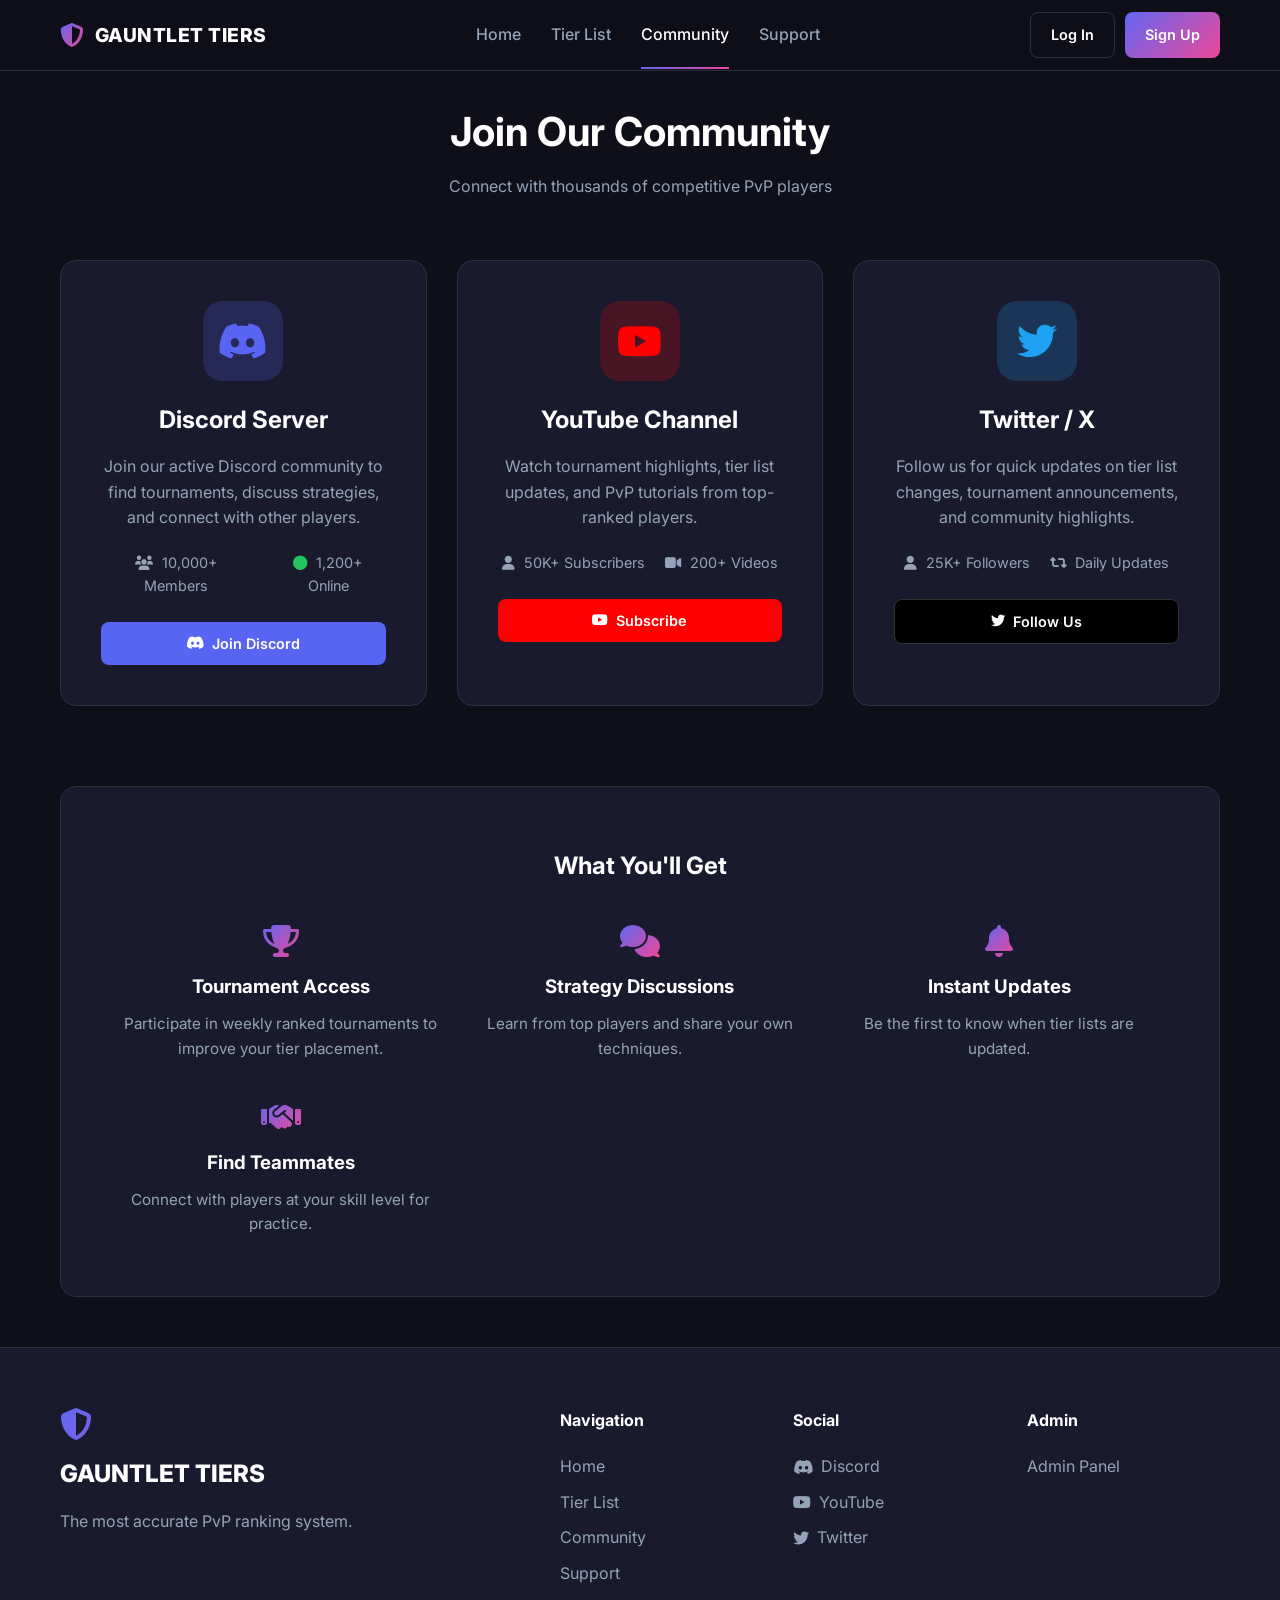
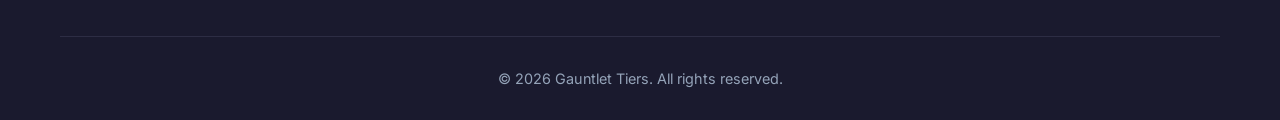
<file: community.html>
<!DOCTYPE html>
<html lang="en">
<head>
    <meta charset="UTF-8">
    <meta name="viewport" content="width=device-width, initial-scale=1.0">
    <title>Community - Gauntlet Tiers</title>
    <link rel="stylesheet" href="css/style.css">
    <link rel="preconnect" href="https://fonts.googleapis.com">
    <link rel="preconnect" href="https://fonts.gstatic.com" crossorigin>
    <link href="https://fonts.googleapis.com/css2?family=Inter:wght@300;400;500;600;700;800;900&display=swap" rel="stylesheet">
    <link rel="stylesheet" href="https://cdnjs.cloudflare.com/ajax/libs/font-awesome/6.4.0/css/all.min.css">
</head>
<body>
    <!-- Navigation -->
    <nav class="navbar">
        <div class="nav-container">
            <a href="index.html" class="nav-logo">
                <i class="fas fa-shield-alt"></i>
                <span>GAUNTLET TIERS</span>
            </a>
            <ul class="nav-menu">
                <li><a href="index.html" class="nav-link">Home</a></li>
                <li><a href="tierlist.html" class="nav-link">Tier List</a></li>
                <li><a href="community.html" class="nav-link active">Community</a></li>
                <li><a href="support.html" class="nav-link">Support</a></li>
            </ul>
            <div class="nav-auth">
                <a href="login.html" class="btn btn-outline">Log In</a>
                <a href="signup.html" class="btn btn-primary">Sign Up</a>
            </div>
            <div class="hamburger">
                <span class="bar"></span>
                <span class="bar"></span>
                <span class="bar"></span>
            </div>
        </div>
    </nav>

    <!-- Community Section -->
    <section class="community-section">
        <div class="container">
            <div class="community-header">
                <h1>Join Our Community</h1>
                <p>Connect with thousands of competitive PvP players</p>
            </div>

            <div class="community-grid">
                <div class="community-card discord-card">
                    <div class="community-icon">
                        <i class="fab fa-discord"></i>
                    </div>
                    <h2>Discord Server</h2>
                    <p>Join our active Discord community to find tournaments, discuss strategies, and connect with other players.</p>
                    <div class="community-stats">
                        <span><i class="fas fa-users"></i> 10,000+ Members</span>
                        <span><i class="fas fa-circle online"></i> 1,200+ Online</span>
                    </div>
                    <a href="https://discord.gg/gauntlettiers" target="_blank" class="btn btn-discord btn-full">
                        <i class="fab fa-discord"></i> Join Discord
                    </a>
                </div>

                <div class="community-card youtube-card">
                    <div class="community-icon">
                        <i class="fab fa-youtube"></i>
                    </div>
                    <h2>YouTube Channel</h2>
                    <p>Watch tournament highlights, tier list updates, and PvP tutorials from top-ranked players.</p>
                    <div class="community-stats">
                        <span><i class="fas fa-user"></i> 50K+ Subscribers</span>
                        <span><i class="fas fa-video"></i> 200+ Videos</span>
                    </div>
                    <a href="https://youtube.com/@gauntlettiers" target="_blank" class="btn btn-youtube btn-full">
                        <i class="fab fa-youtube"></i> Subscribe
                    </a>
                </div>

                <div class="community-card twitter-card">
                    <div class="community-icon">
                        <i class="fab fa-twitter"></i>
                    </div>
                    <h2>Twitter / X</h2>
                    <p>Follow us for quick updates on tier list changes, tournament announcements, and community highlights.</p>
                    <div class="community-stats">
                        <span><i class="fas fa-user"></i> 25K+ Followers</span>
                        <span><i class="fas fa-retweet"></i> Daily Updates</span>
                    </div>
                    <a href="https://twitter.com/gauntlettiers" target="_blank" class="btn btn-twitter btn-full">
                        <i class="fab fa-twitter"></i> Follow Us
                    </a>
                </div>
            </div>

            <div class="community-features">
                <h2>What You'll Get</h2>
                <div class="features-list">
                    <div class="feature-item">
                        <i class="fas fa-trophy"></i>
                        <h3>Tournament Access</h3>
                        <p>Participate in weekly ranked tournaments to improve your tier placement.</p>
                    </div>
                    <div class="feature-item">
                        <i class="fas fa-comments"></i>
                        <h3>Strategy Discussions</h3>
                        <p>Learn from top players and share your own techniques.</p>
                    </div>
                    <div class="feature-item">
                        <i class="fas fa-bell"></i>
                        <h3>Instant Updates</h3>
                        <p>Be the first to know when tier lists are updated.</p>
                    </div>
                    <div class="feature-item">
                        <i class="fas fa-handshake"></i>
                        <h3>Find Teammates</h3>
                        <p>Connect with players at your skill level for practice.</p>
                    </div>
                </div>
            </div>
        </div>
    </section>

    <!-- Footer -->
    <footer class="footer">
        <div class="container">
            <div class="footer-content">
                <div class="footer-brand">
                    <i class="fas fa-shield-alt"></i>
                    <span>GAUNTLET TIERS</span>
                    <p>The most accurate PvP ranking system.</p>
                </div>
                <div class="footer-links">
                    <div class="footer-column">
                        <h4>Navigation</h4>
                        <ul>
                            <li><a href="index.html">Home</a></li>
                            <li><a href="tierlist.html">Tier List</a></li>
                            <li><a href="community.html">Community</a></li>
                            <li><a href="support.html">Support</a></li>
                        </ul>
                    </div>
                    <div class="footer-column">
                        <h4>Social</h4>
                        <ul>
                            <li><a href="https://discord.gg/gauntlettiers" target="_blank"><i class="fab fa-discord"></i> Discord</a></li>
                            <li><a href="https://youtube.com/@gauntlettiers" target="_blank"><i class="fab fa-youtube"></i> YouTube</a></li>
                            <li><a href="https://twitter.com/gauntlettiers" target="_blank"><i class="fab fa-twitter"></i> Twitter</a></li>
                        </ul>
                    </div>
                    <div class="footer-column">
                        <h4>Admin</h4>
                        <ul>
                            <li><a href="admin.html">Admin Panel</a></li>
                        </ul>
                    </div>
                </div>
            </div>
            <div class="footer-bottom">
                <p>&copy; 2026 Gauntlet Tiers. All rights reserved.</p>
            </div>
        </div>
    </footer>

    <script src="js/main.js"></script>
</body>
</html>
</file>
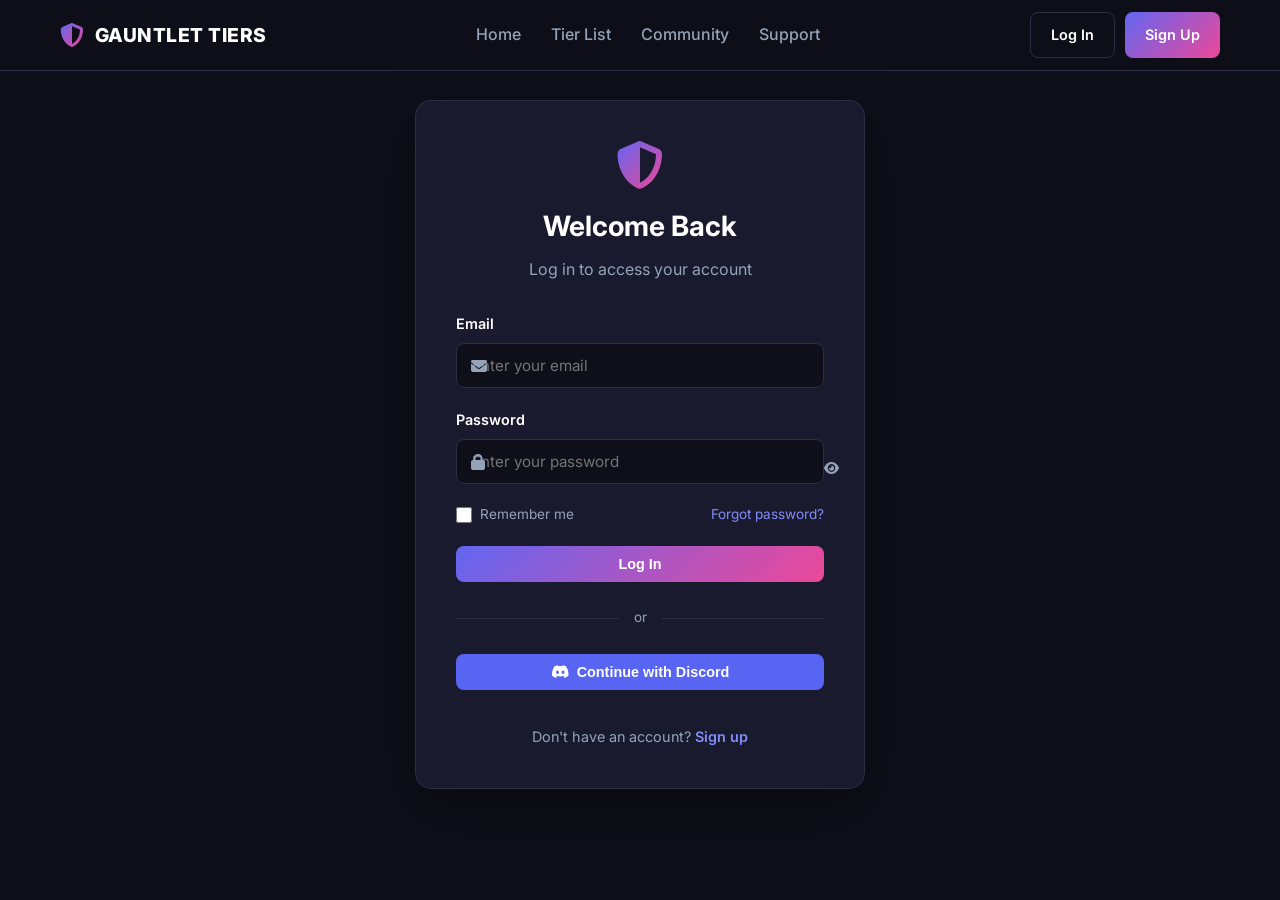
<file: login.html>
<!DOCTYPE html>
<html lang="en">
<head>
    <meta charset="UTF-8">
    <meta name="viewport" content="width=device-width, initial-scale=1.0">
    <title>Log In - Gauntlet Tiers</title>
    <link rel="stylesheet" href="css/style.css">
    <link rel="preconnect" href="https://fonts.googleapis.com">
    <link rel="preconnect" href="https://fonts.gstatic.com" crossorigin>
    <link href="https://fonts.googleapis.com/css2?family=Inter:wght@300;400;500;600;700;800;900&display=swap" rel="stylesheet">
    <link rel="stylesheet" href="https://cdnjs.cloudflare.com/ajax/libs/font-awesome/6.4.0/css/all.min.css">
</head>
<body class="auth-page">
    <!-- Navigation -->
    <nav class="navbar">
        <div class="nav-container">
            <a href="index.html" class="nav-logo">
                <i class="fas fa-shield-alt"></i>
                <span>GAUNTLET TIERS</span>
            </a>
            <ul class="nav-menu">
                <li><a href="index.html" class="nav-link">Home</a></li>
                <li><a href="tierlist.html" class="nav-link">Tier List</a></li>
                <li><a href="community.html" class="nav-link">Community</a></li>
                <li><a href="support.html" class="nav-link">Support</a></li>
            </ul>
            <div class="nav-auth">
                <a href="login.html" class="btn btn-outline active">Log In</a>
                <a href="signup.html" class="btn btn-primary">Sign Up</a>
            </div>
            <div class="hamburger">
                <span class="bar"></span>
                <span class="bar"></span>
                <span class="bar"></span>
            </div>
        </div>
    </nav>

    <!-- Auth Section -->
    <section class="auth-section">
        <div class="auth-container">
            <div class="auth-box">
                <div class="auth-header">
                    <i class="fas fa-shield-alt"></i>
                    <h1>Welcome Back</h1>
                    <p>Log in to access your account</p>
                </div>
                <form class="auth-form" id="login-form">
                    <div class="form-group">
                        <label for="email">Email</label>
                        <div class="input-group">
                            <i class="fas fa-envelope"></i>
                            <input type="email" id="email" name="email" placeholder="Enter your email" required>
                        </div>
                    </div>
                    <div class="form-group">
                        <label for="password">Password</label>
                        <div class="input-group">
                            <i class="fas fa-lock"></i>
                            <input type="password" id="password" name="password" placeholder="Enter your password" required>
                            <button type="button" class="toggle-password" onclick="togglePassword('password')">
                                <i class="fas fa-eye"></i>
                            </button>
                        </div>
                    </div>
                    <div class="form-options">
                        <label class="checkbox-label">
                            <input type="checkbox" name="remember">
                            <span>Remember me</span>
                        </label>
                        <a href="#" class="forgot-password">Forgot password?</a>
                    </div>
                    <button type="submit" class="btn btn-primary btn-full">Log In</button>
                </form>
                <div class="auth-divider">
                    <span>or</span>
                </div>
                <div class="social-auth">
                    <button class="btn btn-social btn-discord">
                        <i class="fab fa-discord"></i> Continue with Discord
                    </button>
                </div>
                <div class="auth-footer">
                    <p>Don't have an account? <a href="signup.html">Sign up</a></p>
                </div>
            </div>
        </div>
    </section>

    <script src="js/main.js"></script>
    <script src="js/auth.js"></script>
</body>
</html>
</file>
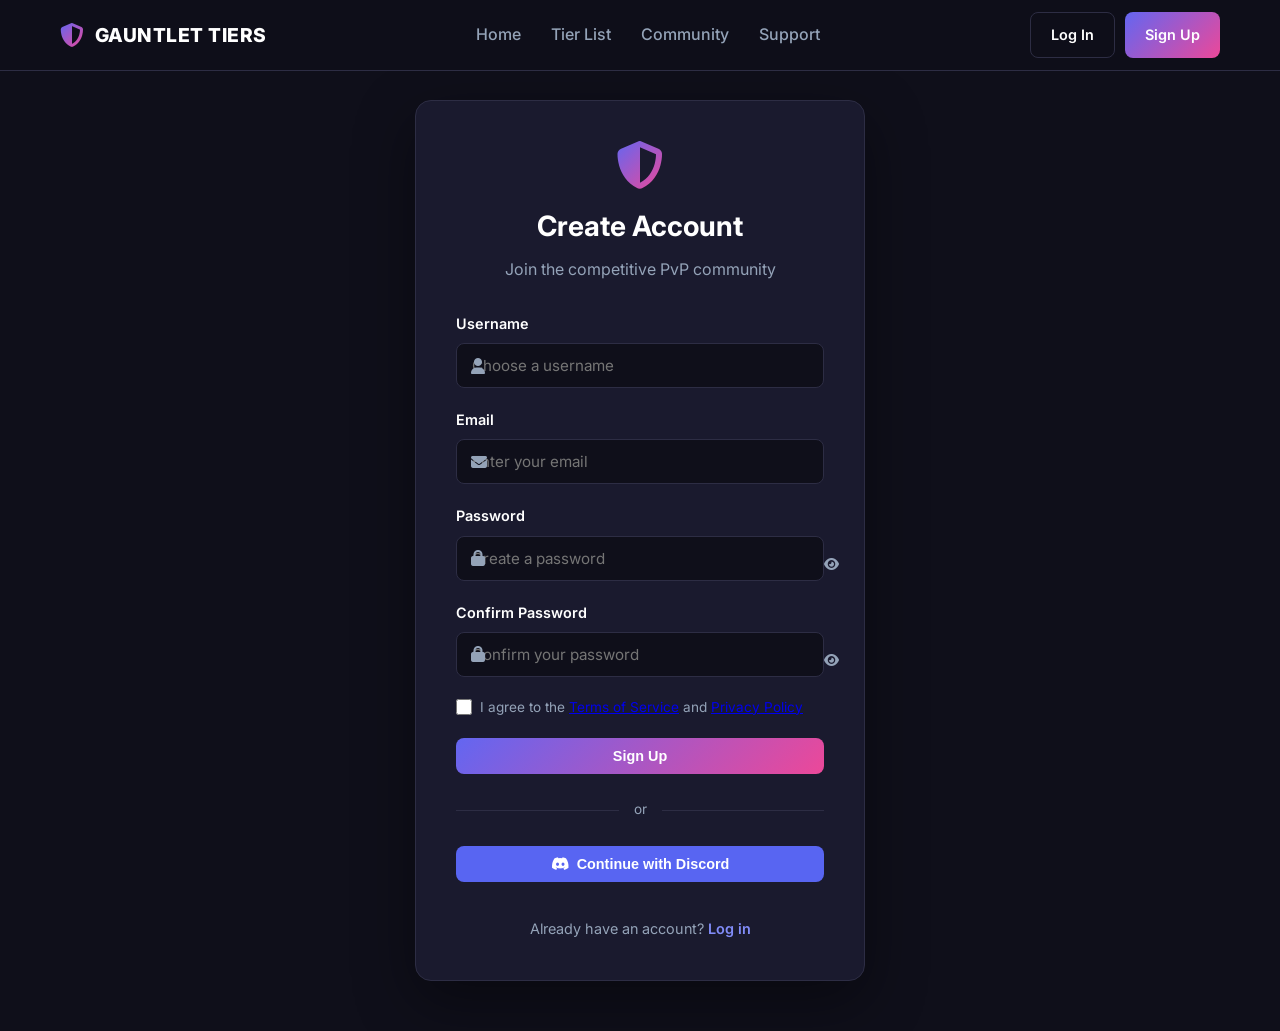
<file: signup.html>
<!DOCTYPE html>
<html lang="en">
<head>
    <meta charset="UTF-8">
    <meta name="viewport" content="width=device-width, initial-scale=1.0">
    <title>Sign Up - Gauntlet Tiers</title>
    <link rel="stylesheet" href="css/style.css">
    <link rel="preconnect" href="https://fonts.googleapis.com">
    <link rel="preconnect" href="https://fonts.gstatic.com" crossorigin>
    <link href="https://fonts.googleapis.com/css2?family=Inter:wght@300;400;500;600;700;800;900&display=swap" rel="stylesheet">
    <link rel="stylesheet" href="https://cdnjs.cloudflare.com/ajax/libs/font-awesome/6.4.0/css/all.min.css">
</head>
<body class="auth-page">
    <!-- Navigation -->
    <nav class="navbar">
        <div class="nav-container">
            <a href="index.html" class="nav-logo">
                <i class="fas fa-shield-alt"></i>
                <span>GAUNTLET TIERS</span>
            </a>
            <ul class="nav-menu">
                <li><a href="index.html" class="nav-link">Home</a></li>
                <li><a href="tierlist.html" class="nav-link">Tier List</a></li>
                <li><a href="community.html" class="nav-link">Community</a></li>
                <li><a href="support.html" class="nav-link">Support</a></li>
            </ul>
            <div class="nav-auth">
                <a href="login.html" class="btn btn-outline">Log In</a>
                <a href="signup.html" class="btn btn-primary active">Sign Up</a>
            </div>
            <div class="hamburger">
                <span class="bar"></span>
                <span class="bar"></span>
                <span class="bar"></span>
            </div>
        </div>
    </nav>

    <!-- Auth Section -->
    <section class="auth-section">
        <div class="auth-container">
            <div class="auth-box">
                <div class="auth-header">
                    <i class="fas fa-shield-alt"></i>
                    <h1>Create Account</h1>
                    <p>Join the competitive PvP community</p>
                </div>
                <form class="auth-form" id="signup-form">
                    <div class="form-group">
                        <label for="username">Username</label>
                        <div class="input-group">
                            <i class="fas fa-user"></i>
                            <input type="text" id="username" name="username" placeholder="Choose a username" required>
                        </div>
                    </div>
                    <div class="form-group">
                        <label for="email">Email</label>
                        <div class="input-group">
                            <i class="fas fa-envelope"></i>
                            <input type="email" id="email" name="email" placeholder="Enter your email" required>
                        </div>
                    </div>
                    <div class="form-group">
                        <label for="password">Password</label>
                        <div class="input-group">
                            <i class="fas fa-lock"></i>
                            <input type="password" id="password" name="password" placeholder="Create a password" required>
                            <button type="button" class="toggle-password" onclick="togglePassword('password')">
                                <i class="fas fa-eye"></i>
                            </button>
                        </div>
                    </div>
                    <div class="form-group">
                        <label for="confirm-password">Confirm Password</label>
                        <div class="input-group">
                            <i class="fas fa-lock"></i>
                            <input type="password" id="confirm-password" name="confirm-password" placeholder="Confirm your password" required>
                            <button type="button" class="toggle-password" onclick="togglePassword('confirm-password')">
                                <i class="fas fa-eye"></i>
                            </button>
                        </div>
                    </div>
                    <div class="form-options">
                        <label class="checkbox-label">
                            <input type="checkbox" name="terms" required>
                            <span>I agree to the <a href="#">Terms of Service</a> and <a href="#">Privacy Policy</a></span>
                        </label>
                    </div>
                    <button type="submit" class="btn btn-primary btn-full">Sign Up</button>
                </form>
                <div class="auth-divider">
                    <span>or</span>
                </div>
                <div class="social-auth">
                    <button class="btn btn-social btn-discord">
                        <i class="fab fa-discord"></i> Continue with Discord
                    </button>
                </div>
                <div class="auth-footer">
                    <p>Already have an account? <a href="login.html">Log in</a></p>
                </div>
            </div>
        </div>
    </section>

    <script src="js/main.js"></script>
    <script src="js/auth.js"></script>
</body>
</html>
</file>
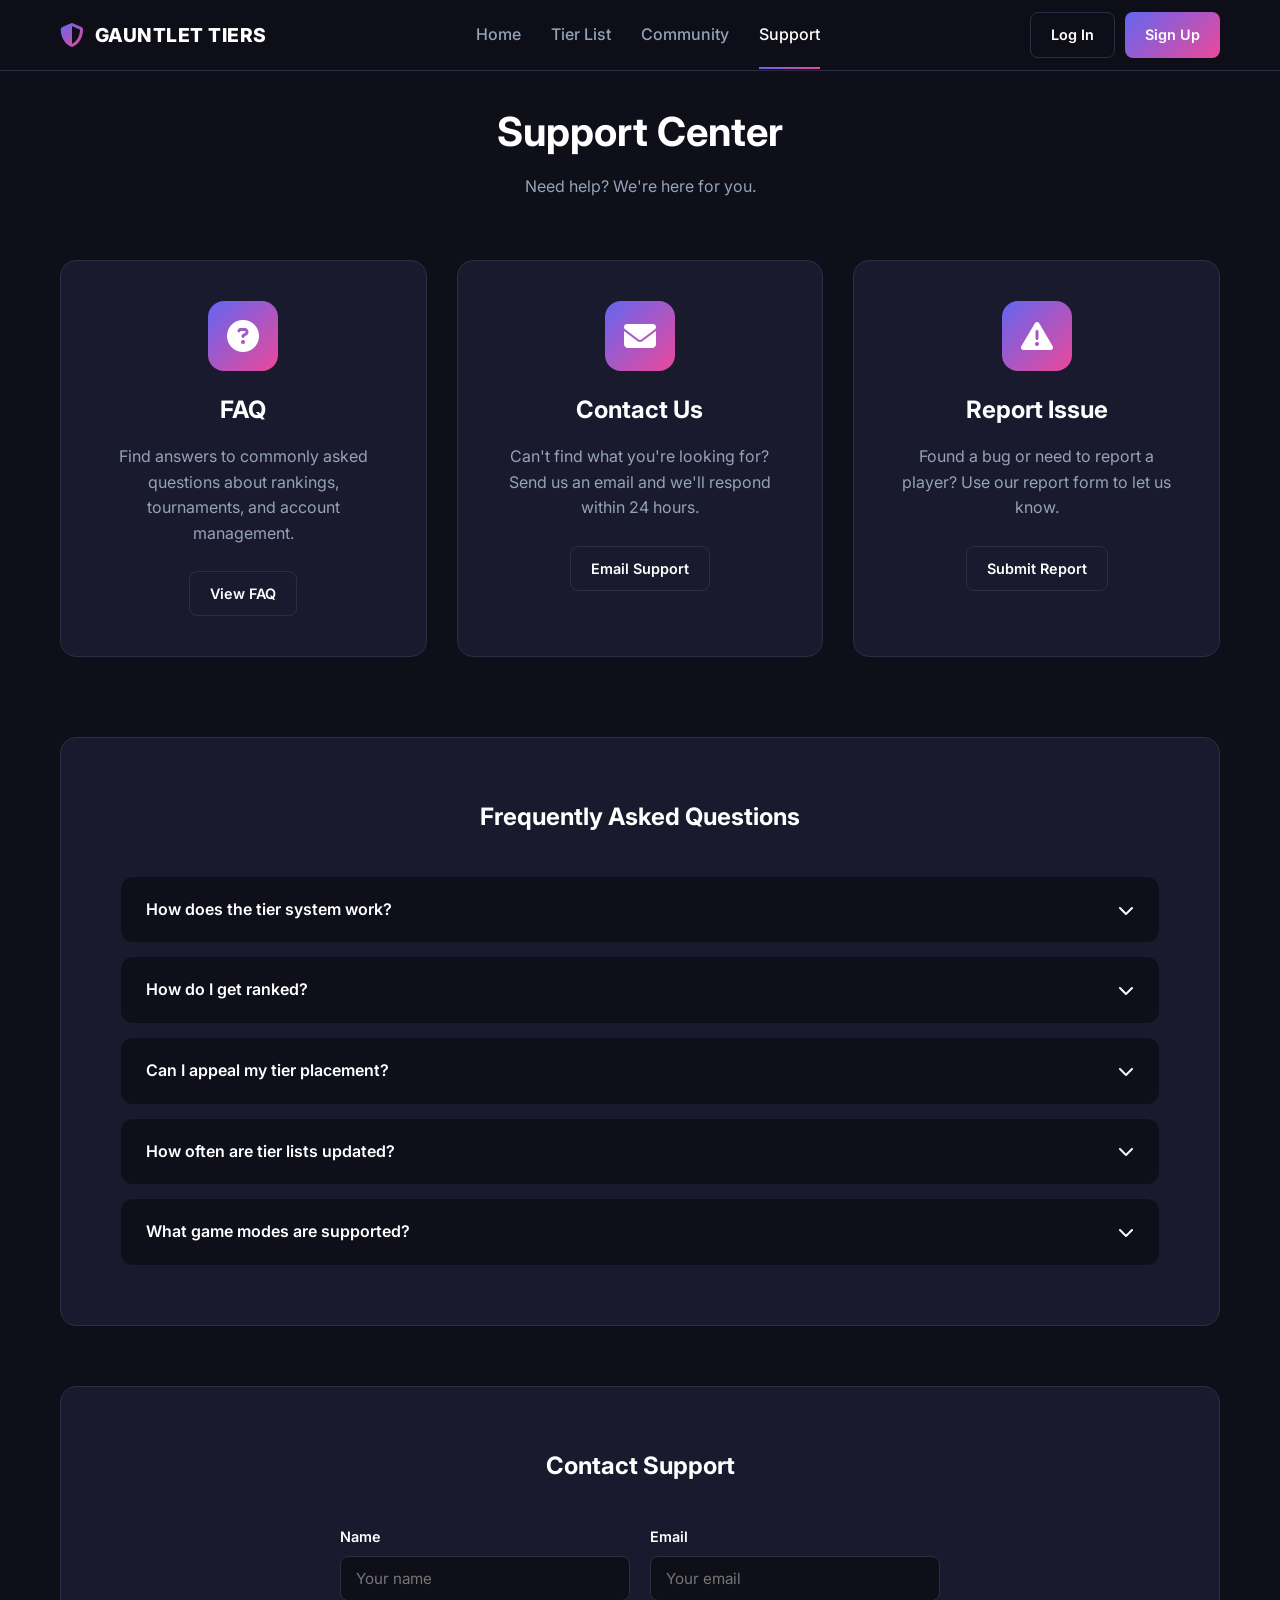
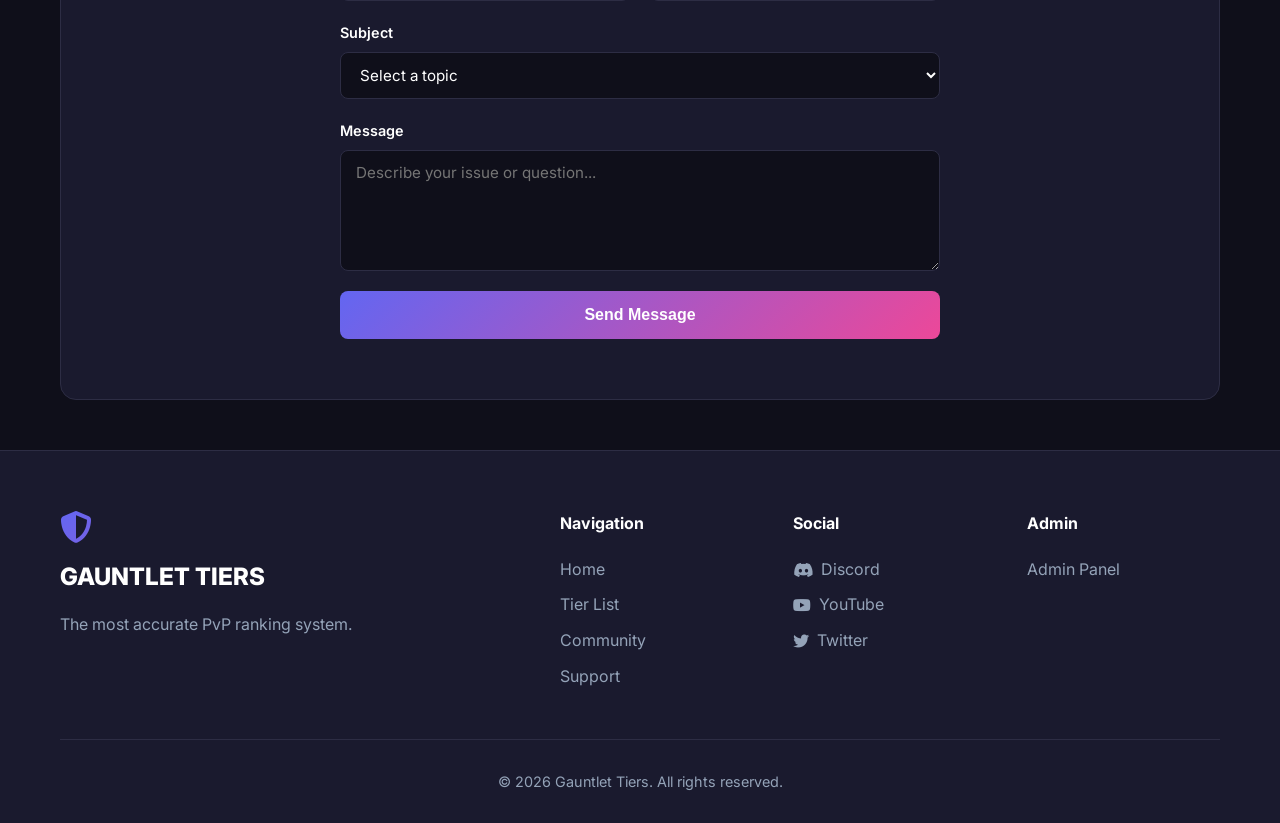
<file: support.html>
<!DOCTYPE html>
<html lang="en">
<head>
    <meta charset="UTF-8">
    <meta name="viewport" content="width=device-width, initial-scale=1.0">
    <title>Support - Gauntlet Tiers</title>
    <link rel="stylesheet" href="css/style.css">
    <link rel="preconnect" href="https://fonts.googleapis.com">
    <link rel="preconnect" href="https://fonts.gstatic.com" crossorigin>
    <link href="https://fonts.googleapis.com/css2?family=Inter:wght@300;400;500;600;700;800;900&display=swap" rel="stylesheet">
    <link rel="stylesheet" href="https://cdnjs.cloudflare.com/ajax/libs/font-awesome/6.4.0/css/all.min.css">
</head>
<body>
    <!-- Navigation -->
    <nav class="navbar">
        <div class="nav-container">
            <a href="index.html" class="nav-logo">
                <i class="fas fa-shield-alt"></i>
                <span>GAUNTLET TIERS</span>
            </a>
            <ul class="nav-menu">
                <li><a href="index.html" class="nav-link">Home</a></li>
                <li><a href="tierlist.html" class="nav-link">Tier List</a></li>
                <li><a href="community.html" class="nav-link">Community</a></li>
                <li><a href="support.html" class="nav-link active">Support</a></li>
            </ul>
            <div class="nav-auth">
                <a href="login.html" class="btn btn-outline">Log In</a>
                <a href="signup.html" class="btn btn-primary">Sign Up</a>
            </div>
            <div class="hamburger">
                <span class="bar"></span>
                <span class="bar"></span>
                <span class="bar"></span>
            </div>
        </div>
    </nav>

    <!-- Support Section -->
    <section class="support-section">
        <div class="container">
            <div class="support-header">
                <h1>Support Center</h1>
                <p>Need help? We're here for you.</p>
            </div>

            <div class="support-grid">
                <div class="support-card">
                    <div class="support-icon">
                        <i class="fas fa-question-circle"></i>
                    </div>
                    <h2>FAQ</h2>
                    <p>Find answers to commonly asked questions about rankings, tournaments, and account management.</p>
                    <a href="#faq" class="btn btn-outline">View FAQ</a>
                </div>

                <div class="support-card">
                    <div class="support-icon">
                        <i class="fas fa-envelope"></i>
                    </div>
                    <h2>Contact Us</h2>
                    <p>Can't find what you're looking for? Send us an email and we'll respond within 24 hours.</p>
                    <a href="mailto:support.gauntlettiers@gmail.com" class="btn btn-outline">Email Support</a>
                </div>

                <div class="support-card">
                    <div class="support-icon">
                        <i class="fas fa-exclamation-triangle"></i>
                    </div>
                    <h2>Report Issue</h2>
                    <p>Found a bug or need to report a player? Use our report form to let us know.</p>
                    <a href="#" class="btn btn-outline">Submit Report</a>
                </div>
            </div>

            <!-- FAQ Section -->
            <div class="faq-section" id="faq">
                <h2>Frequently Asked Questions</h2>
                <div class="faq-list">
                    <div class="faq-item">
                        <div class="faq-question">
                            <h3>How does the tier system work?</h3>
                            <i class="fas fa-chevron-down"></i>
                        </div>
                        <div class="faq-answer">
                            <p>Our tier system ranges from HT1 (Highest Tier 1 - Best) to LT5 (Lowest Tier 5 - Worst). Players are ranked based on their performance in official tournaments. HT1 and LT1 represent the elite players, while HT5 and LT5 are for beginners.</p>
                        </div>
                    </div>

                    <div class="faq-item">
                        <div class="faq-question">
                            <h3>How do I get ranked?</h3>
                            <i class="fas fa-chevron-down"></i>
                        </div>
                        <div class="faq-answer">
                            <p>To get ranked, you need to participate in our official tournaments. Join our Discord server to find upcoming tournaments and registration details. After participating in at least 3 tournaments, you'll receive an initial tier placement.</p>
                        </div>
                    </div>

                    <div class="faq-item">
                        <div class="faq-question">
                            <h3>Can I appeal my tier placement?</h3>
                            <i class="fas fa-chevron-down"></i>
                        </div>
                        <div class="faq-answer">
                            <p>Yes, tier appeals can be submitted through the admin panel or by contacting support. You must provide evidence of recent tournament performances that justify a tier change. Appeals are reviewed weekly.</p>
                        </div>
                    </div>

                    <div class="faq-item">
                        <div class="faq-question">
                            <h3>How often are tier lists updated?</h3>
                            <i class="fas fa-chevron-down"></i>
                        </div>
                        <div class="faq-answer">
                            <p>Tier lists are updated every Sunday based on the previous week's tournament results. Major updates may occur after large tournaments or season finals.</p>
                        </div>
                    </div>

                    <div class="faq-item">
                        <div class="faq-question">
                            <h3>What game modes are supported?</h3>
                            <i class="fas fa-chevron-down"></i>
                        </div>
                        <div class="faq-answer">
                            <p>We currently support rankings for: Sword PvP, Axe PvP, UHC (Ultra Hardcore), Pot PvP, Crystal PvP, and SMP PvP. Each mode has its own separate tier list.</p>
                        </div>
                    </div>
                </div>
            </div>

            <!-- Contact Form -->
            <div class="contact-section">
                <h2>Contact Support</h2>
                <form class="contact-form" id="support-form">
                    <div class="form-row">
                        <div class="form-group">
                            <label for="support-name">Name</label>
                            <input type="text" id="support-name" placeholder="Your name" required>
                        </div>
                        <div class="form-group">
                            <label for="support-email">Email</label>
                            <input type="email" id="support-email" placeholder="Your email" required>
                        </div>
                    </div>
                    <div class="form-group">
                        <label for="support-subject">Subject</label>
                        <select id="support-subject" required>
                            <option value="">Select a topic</option>
                            <option value="general">General Inquiry</option>
                            <option value="tier">Tier Appeal</option>
                            <option value="tournament">Tournament Issue</option>
                            <option value="account">Account Problem</option>
                            <option value="bug">Bug Report</option>
                            <option value="other">Other</option>
                        </select>
                    </div>
                    <div class="form-group">
                        <label for="support-message">Message</label>
                        <textarea id="support-message" rows="5" placeholder="Describe your issue or question..." required></textarea>
                    </div>
                    <button type="submit" class="btn btn-primary btn-large">Send Message</button>
                </form>
            </div>
        </div>
    </section>

    <!-- Footer -->
    <footer class="footer">
        <div class="container">
            <div class="footer-content">
                <div class="footer-brand">
                    <i class="fas fa-shield-alt"></i>
                    <span>GAUNTLET TIERS</span>
                    <p>The most accurate PvP ranking system.</p>
                </div>
                <div class="footer-links">
                    <div class="footer-column">
                        <h4>Navigation</h4>
                        <ul>
                            <li><a href="index.html">Home</a></li>
                            <li><a href="tierlist.html">Tier List</a></li>
                            <li><a href="community.html">Community</a></li>
                            <li><a href="support.html">Support</a></li>
                        </ul>
                    </div>
                    <div class="footer-column">
                        <h4>Social</h4>
                        <ul>
                            <li><a href="https://discord.gg/gauntlettiers" target="_blank"><i class="fab fa-discord"></i> Discord</a></li>
                            <li><a href="https://youtube.com/@gauntlettiers" target="_blank"><i class="fab fa-youtube"></i> YouTube</a></li>
                            <li><a href="https://twitter.com/gauntlettiers" target="_blank"><i class="fab fa-twitter"></i> Twitter</a></li>
                        </ul>
                    </div>
                    <div class="footer-column">
                        <h4>Admin</h4>
                        <ul>
                            <li><a href="admin.html">Admin Panel</a></li>
                        </ul>
                    </div>
                </div>
            </div>
            <div class="footer-bottom">
                <p>&copy; 2026 Gauntlet Tiers. All rights reserved.</p>
            </div>
        </div>
    </footer>

    <script src="js/main.js"></script>
    <script src="js/support.js"></script>
</body>
</html>
</file>
<file: css/style.css>
:root {
    --primary: #6366f1;
    --primary-dark: #4f46e5;
    --primary-light: #818cf8;
    --secondary: #ec4899;
    --accent: #f59e0b;
    --background: #0f0f1a;
    --surface: #1a1a2e;
    --surface-light: #252542;
    --text: #ffffff;
    --text-muted: #94a3b8;
    --border: #2d2d44;
    --success: #22c55e;
    --warning: #f59e0b;
    --error: #ef4444;
    
    /* Tier Colors */
    --ht1: #ff0000;
    --lt1: #ff4500;
    --ht2: #ff8c00;
    --lt2: #ffa500;
    --ht3: #ffd700;
    --lt3: #ffff00;
    --ht4: #9acd32;
    --lt4: #32cd32;
    --ht5: #00ced1;
    --lt5: #1e90ff;
    
    --gradient-1: linear-gradient(135deg, #6366f1 0%, #ec4899 100%);
    --gradient-2: linear-gradient(135deg, #f59e0b 0%, #ec4899 100%);
    --shadow: 0 10px 40px rgba(0, 0, 0, 0.3);
    --shadow-lg: 0 20px 60px rgba(0, 0, 0, 0.4);
}

* {
    margin: 0;
    padding: 0;
    box-sizing: border-box;
}

html {
    scroll-behavior: smooth;
}

body {
    font-family: 'Inter', -apple-system, BlinkMacSystemFont, sans-serif;
    background: var(--background);
    color: var(--text);
    line-height: 1.6;
    overflow-x: hidden;
}

.container {
    max-width: 1200px;
    margin: 0 auto;
    padding: 0 20px;
}

/* Navigation */
.navbar {
    position: fixed;
    top: 0;
    left: 0;
    right: 0;
    z-index: 1000;
    background: rgba(15, 15, 26, 0.95);
    backdrop-filter: blur(10px);
    border-bottom: 1px solid var(--border);
}

.nav-container {
    max-width: 1200px;
    margin: 0 auto;
    padding: 0 20px;
    display: flex;
    align-items: center;
    justify-content: space-between;
    height: 70px;
}

.nav-logo {
    display: flex;
    align-items: center;
    gap: 10px;
    text-decoration: none;
    color: var(--text);
    font-weight: 800;
    font-size: 1.2rem;
    letter-spacing: 0.5px;
}

.nav-logo i {
    font-size: 1.5rem;
    background: var(--gradient-1);
    -webkit-background-clip: text;
    -webkit-text-fill-color: transparent;
    background-clip: text;
}

.nav-menu {
    display: flex;
    list-style: none;
    gap: 30px;
}

.nav-link {
    text-decoration: none;
    color: var(--text-muted);
    font-weight: 500;
    transition: color 0.3s;
    position: relative;
}

.nav-link:hover,
.nav-link.active {
    color: var(--text);
}

.nav-link.active::after {
    content: '';
    position: absolute;
    bottom: -25px;
    left: 0;
    right: 0;
    height: 2px;
    background: var(--gradient-1);
}

.nav-auth {
    display: flex;
    gap: 10px;
}

.hamburger {
    display: none;
    flex-direction: column;
    gap: 5px;
    cursor: pointer;
}

.bar {
    width: 25px;
    height: 2px;
    background: var(--text);
    transition: 0.3s;
}

/* Buttons */
.btn {
    display: inline-flex;
    align-items: center;
    justify-content: center;
    gap: 8px;
    padding: 10px 20px;
    border-radius: 8px;
    font-weight: 600;
    font-size: 0.9rem;
    text-decoration: none;
    border: none;
    cursor: pointer;
    transition: all 0.3s;
}

.btn-primary {
    background: var(--gradient-1);
    color: white;
}

.btn-primary:hover {
    transform: translateY(-2px);
    box-shadow: 0 5px 20px rgba(99, 102, 241, 0.4);
}

.btn-outline {
    background: transparent;
    color: var(--text);
    border: 1px solid var(--border);
}

.btn-outline:hover {
    background: var(--surface);
    border-color: var(--primary);
}

.btn-discord {
    background: #5865F2;
    color: white;
}

.btn-discord:hover {
    background: #4752C4;
    transform: translateY(-2px);
}

.btn-youtube {
    background: #FF0000;
    color: white;
}

.btn-youtube:hover {
    background: #CC0000;
}

.btn-twitter {
    background: #000000;
    color: white;
    border: 1px solid #333;
}

.btn-twitter:hover {
    background: #1a1a1a;
}

.btn-large {
    padding: 15px 30px;
    font-size: 1rem;
}

.btn-full {
    width: 100%;
}

.btn-secondary {
    background: var(--surface);
    color: var(--text);
    border: 1px solid var(--border);
}

.btn-secondary:hover {
    background: var(--surface-light);
}

.btn-social {
    width: 100%;
    margin-bottom: 10px;
}

/* Hero Section */
.hero {
    min-height: 100vh;
    display: flex;
    align-items: center;
    justify-content: center;
    padding: 100px 20px 50px;
    position: relative;
    overflow: hidden;
}

.hero::before {
    content: '';
    position: absolute;
    top: 0;
    left: 0;
    right: 0;
    bottom: 0;
    background: radial-gradient(circle at 30% 50%, rgba(99, 102, 241, 0.15) 0%, transparent 50%),
                radial-gradient(circle at 70% 50%, rgba(236, 72, 153, 0.15) 0%, transparent 50%);
    pointer-events: none;
}

.hero-content {
    text-align: center;
    max-width: 800px;
    z-index: 1;
}

.hero-badge {
    display: inline-block;
    padding: 5px 15px;
    background: var(--surface);
    border: 1px solid var(--border);
    border-radius: 20px;
    font-size: 0.8rem;
    font-weight: 600;
    color: var(--primary-light);
    margin-bottom: 20px;
}

.hero-title {
    font-size: 3.5rem;
    font-weight: 800;
    line-height: 1.1;
    margin-bottom: 20px;
    background: linear-gradient(135deg, #fff 0%, #94a3b8 100%);
    -webkit-background-clip: text;
    -webkit-text-fill-color: transparent;
    background-clip: text;
}

.hero-subtitle {
    font-size: 1.25rem;
    color: var(--text-muted);
    margin-bottom: 40px;
}

.hero-stats {
    display: flex;
    justify-content: center;
    gap: 60px;
    margin-bottom: 40px;
}

.stat {
    text-align: center;
}

.stat-number {
    display: block;
    font-size: 2.5rem;
    font-weight: 800;
    background: var(--gradient-1);
    -webkit-background-clip: text;
    -webkit-text-fill-color: transparent;
    background-clip: text;
}

.stat-label {
    font-size: 0.9rem;
    color: var(--text-muted);
}

.hero-cta {
    display: flex;
    gap: 15px;
    justify-content: center;
    flex-wrap: wrap;
}

.hero-visual {
    position: absolute;
    width: 100%;
    height: 100%;
    pointer-events: none;
    overflow: hidden;
}

.floating-card {
    position: absolute;
    padding: 15px 25px;
    border-radius: 12px;
    font-weight: 800;
    font-size: 1.2rem;
    opacity: 0.1;
    animation: float 6s ease-in-out infinite;
}

.tier-ht1 { background: var(--ht1); top: 20%; left: 10%; animation-delay: 0s; }
.tier-lt1 { background: var(--lt1); top: 60%; left: 15%; animation-delay: 1s; }
.tier-ht2 { background: var(--ht2); top: 30%; right: 10%; animation-delay: 2s; }
.tier-lt5 { background: var(--lt5); top: 70%; right: 15%; animation-delay: 3s; }

@keyframes float {
    0%, 100% { transform: translateY(0) rotate(0deg); }
    50% { transform: translateY(-20px) rotate(2deg); }
}

/* Features Section */
.features {
    padding: 100px 0;
    background: var(--surface);
}

.section-title {
    text-align: center;
    font-size: 2.5rem;
    font-weight: 800;
    margin-bottom: 10px;
}

.section-subtitle {
    text-align: center;
    color: var(--text-muted);
    margin-bottom: 60px;
}

.features-grid {
    display: grid;
    grid-template-columns: repeat(auto-fit, minmax(250px, 1fr));
    gap: 30px;
}

.feature-card {
    background: var(--background);
    padding: 40px 30px;
    border-radius: 16px;
    border: 1px solid var(--border);
    transition: all 0.3s;
}

.feature-card:hover {
    transform: translateY(-5px);
    border-color: var(--primary);
    box-shadow: var(--shadow);
}

.feature-icon {
    width: 60px;
    height: 60px;
    background: var(--gradient-1);
    border-radius: 12px;
    display: flex;
    align-items: center;
    justify-content: center;
    font-size: 1.5rem;
    margin-bottom: 20px;
}

.feature-card h3 {
    font-size: 1.25rem;
    margin-bottom: 10px;
}

.feature-card p {
    color: var(--text-muted);
    font-size: 0.95rem;
}

/* CTA Section */
.cta-section {
    padding: 100px 0;
    text-align: center;
    background: var(--background);
    position: relative;
}

.cta-section::before {
    content: '';
    position: absolute;
    top: 0;
    left: 0;
    right: 0;
    bottom: 0;
    background: radial-gradient(circle at 50% 50%, rgba(99, 102, 241, 0.1) 0%, transparent 70%);
    pointer-events: none;
}

.cta-content {
    position: relative;
    z-index: 1;
}

.cta-content h2 {
    font-size: 2.5rem;
    margin-bottom: 15px;
}

.cta-content p {
    color: var(--text-muted);
    margin-bottom: 30px;
    font-size: 1.1rem;
}

/* Footer */
.footer {
    background: var(--surface);
    padding: 60px 0 30px;
    border-top: 1px solid var(--border);
}

.footer-content {
    display: grid;
    grid-template-columns: 2fr 3fr;
    gap: 60px;
    margin-bottom: 40px;
}

.footer-brand {
    display: flex;
    flex-direction: column;
    gap: 15px;
}

.footer-brand i {
    font-size: 2rem;
    background: var(--gradient-1);
    -webkit-background-clip: text;
    -webkit-text-fill-color: transparent;
    background-clip: text;
}

.footer-brand span {
    font-size: 1.5rem;
    font-weight: 800;
}

.footer-brand p {
    color: var(--text-muted);
}

.footer-links {
    display: grid;
    grid-template-columns: repeat(3, 1fr);
    gap: 40px;
}

.footer-column h4 {
    font-size: 1rem;
    margin-bottom: 20px;
    color: var(--text);
}

.footer-column ul {
    list-style: none;
}

.footer-column li {
    margin-bottom: 10px;
}

.footer-column a {
    color: var(--text-muted);
    text-decoration: none;
    transition: color 0.3s;
    display: flex;
    align-items: center;
    gap: 8px;
}

.footer-column a:hover {
    color: var(--primary-light);
}

.footer-bottom {
    text-align: center;
    padding-top: 30px;
    border-top: 1px solid var(--border);
    color: var(--text-muted);
    font-size: 0.9rem;
}

/* Tier List Page */
.tierlist-section {
    padding: 100px 0 50px;
    min-height: 100vh;
}

.tierlist-header {
    text-align: center;
    margin-bottom: 40px;
}

.tierlist-header h1 {
    font-size: 2.5rem;
    margin-bottom: 10px;
}

.tierlist-header p {
    color: var(--text-muted);
    margin-bottom: 30px;
}

.mode-selector {
    display: flex;
    gap: 10px;
    justify-content: center;
    flex-wrap: wrap;
}

.mode-btn {
    padding: 10px 20px;
    background: var(--surface);
    border: 1px solid var(--border);
    color: var(--text-muted);
    border-radius: 8px;
    cursor: pointer;
    font-weight: 600;
    transition: all 0.3s;
}

.mode-btn:hover,
.mode-btn.active {
    background: var(--primary);
    color: white;
    border-color: var(--primary);
}

.tierlist-container {
    display: flex;
    flex-direction: column;
    gap: 10px;
    margin-bottom: 40px;
}

.tier-row {
    display: flex;
    background: var(--surface);
    border-radius: 12px;
    overflow: hidden;
    border: 1px solid var(--border);
}

.tier-label {
    width: 100px;
    min-width: 100px;
    display: flex;
    flex-direction: column;
    align-items: center;
    justify-content: center;
    font-weight: 800;
    font-size: 1.2rem;
    padding: 20px;
}

.tier-label small {
    font-size: 0.7rem;
    font-weight: 500;
    opacity: 0.8;
    margin-top: 2px;
}

.tier-content {
    flex: 1;
    padding: 15px;
    display: flex;
    flex-wrap: wrap;
    gap: 10px;
    align-items: center;
    min-height: 80px;
}

.tier-placeholder {
    color: var(--text-muted);
    font-style: italic;
    width: 100%;
    text-align: center;
}

/* Tier Colors */
.tier-ht1-label { background: var(--ht1); }
.tier-lt1-label { background: var(--lt1); }
.tier-ht2-label { background: var(--ht2); }
.tier-lt2-label { background: var(--lt2); }
.tier-ht3-label { background: var(--ht3); }
.tier-lt3-label { background: var(--lt3); }
.tier-ht4-label { background: var(--ht4); }
.tier-lt4-label { background: var(--lt4); }
.tier-ht5-label { background: var(--ht5); }
.tier-lt5-label { background: var(--lt5); }

.tier-ht1-bg { background: var(--ht1); }
.tier-lt1-bg { background: var(--lt1); }
.tier-ht2-bg { background: var(--ht2); }
.tier-lt2-bg { background: var(--lt2); }
.tier-ht3-bg { background: var(--ht3); }
.tier-lt3-bg { background: var(--lt3); }
.tier-ht4-bg { background: var(--ht4); }
.tier-lt4-bg { background: var(--lt4); }
.tier-ht5-bg { background: var(--ht5); }
.tier-lt5-bg { background: var(--lt5); }

/* Player Card */
.player-card {
    display: flex;
    align-items: center;
    gap: 10px;
    padding: 8px 12px;
    background: var(--background);
    border-radius: 8px;
    border: 1px solid var(--border);
    cursor: pointer;
    transition: all 0.3s;
}

.player-card:hover {
    transform: translateY(-2px);
    border-color: var(--primary);
    box-shadow: 0 4px 12px rgba(0, 0, 0, 0.2);
}

.player-avatar {
    width: 32px;
    height: 32px;
    border-radius: 6px;
    background: var(--gradient-1);
    display: flex;
    align-items: center;
    justify-content: center;
    font-weight: 700;
    font-size: 0.8rem;
}

.player-name {
    font-weight: 600;
    font-size: 0.9rem;
}

/* Tier Legend */
.tier-legend {
    background: var(--surface);
    padding: 30px;
    border-radius: 16px;
    border: 1px solid var(--border);
}

.tier-legend h3 {
    margin-bottom: 20px;
    font-size: 1.25rem;
}

.legend-grid {
    display: grid;
    grid-template-columns: repeat(auto-fit, minmax(200px, 1fr));
    gap: 15px;
}

.legend-item {
    display: flex;
    align-items: center;
    gap: 10px;
    font-size: 0.9rem;
}

.legend-color {
    width: 20px;
    height: 20px;
    border-radius: 4px;
}

/* Auth Pages */
.auth-page {
    background: var(--background);
}

.auth-section {
    min-height: calc(100vh - 70px);
    display: flex;
    align-items: center;
    justify-content: center;
    padding: 100px 20px 50px;
}

.auth-container {
    width: 100%;
    max-width: 450px;
}

.auth-box {
    background: var(--surface);
    padding: 40px;
    border-radius: 16px;
    border: 1px solid var(--border);
    box-shadow: var(--shadow-lg);
}

.auth-header {
    text-align: center;
    margin-bottom: 30px;
}

.auth-header i {
    font-size: 3rem;
    background: var(--gradient-1);
    -webkit-background-clip: text;
    -webkit-text-fill-color: transparent;
    background-clip: text;
    margin-bottom: 15px;
}

.auth-header h1 {
    font-size: 1.75rem;
    margin-bottom: 8px;
}

.auth-header p {
    color: var(--text-muted);
}

.auth-form {
    display: flex;
    flex-direction: column;
    gap: 20px;
}

.form-group {
    display: flex;
    flex-direction: column;
    gap: 8px;
}

.form-group label {
    font-weight: 600;
    font-size: 0.9rem;
}

.input-group {
    position: relative;
    display: flex;
    align-items: center;
}

.input-group i {
    position: absolute;
    left: 15px;
    color: var(--text-muted);
}

.input-group input {
    width: 100%;
    padding: 12px 15px 12px 45px;
    background: var(--background);
    border: 1px solid var(--border);
    border-radius: 8px;
    color: var(--text);
    font-size: 0.95rem;
    transition: border-color 0.3s;
}

.input-group input:focus {
    outline: none;
    border-color: var(--primary);
}

.toggle-password {
    position: absolute;
    right: 15px;
    background: none;
    border: none;
    color: var(--text-muted);
    cursor: pointer;
    padding: 0;
}

.form-options {
    display: flex;
    justify-content: space-between;
    align-items: center;
    font-size: 0.85rem;
}

.checkbox-label {
    display: flex;
    align-items: center;
    gap: 8px;
    cursor: pointer;
    color: var(--text-muted);
}

.checkbox-label input {
    width: 16px;
    height: 16px;
    accent-color: var(--primary);
}

.forgot-password {
    color: var(--primary-light);
    text-decoration: none;
}

.forgot-password:hover {
    text-decoration: underline;
}

.auth-divider {
    display: flex;
    align-items: center;
    gap: 15px;
    margin: 25px 0;
    color: var(--text-muted);
    font-size: 0.85rem;
}

.auth-divider::before,
.auth-divider::after {
    content: '';
    flex: 1;
    height: 1px;
    background: var(--border);
}

.auth-footer {
    text-align: center;
    margin-top: 25px;
    color: var(--text-muted);
    font-size: 0.9rem;
}

.auth-footer a {
    color: var(--primary-light);
    text-decoration: none;
    font-weight: 600;
}

.auth-footer a:hover {
    text-decoration: underline;
}

/* Community Page */
.community-section {
    padding: 100px 0 50px;
    min-height: 100vh;
}

.community-header {
    text-align: center;
    margin-bottom: 60px;
}

.community-header h1 {
    font-size: 2.5rem;
    margin-bottom: 10px;
}

.community-header p {
    color: var(--text-muted);
}

.community-grid {
    display: grid;
    grid-template-columns: repeat(auto-fit, minmax(300px, 1fr));
    gap: 30px;
    margin-bottom: 80px;
}

.community-card {
    background: var(--surface);
    padding: 40px;
    border-radius: 16px;
    border: 1px solid var(--border);
    text-align: center;
    transition: all 0.3s;
}

.community-card:hover {
    transform: translateY(-5px);
    box-shadow: var(--shadow);
}

.community-icon {
    width: 80px;
    height: 80px;
    border-radius: 20px;
    display: flex;
    align-items: center;
    justify-content: center;
    font-size: 2.5rem;
    margin: 0 auto 20px;
}

.discord-card .community-icon { background: rgba(88, 101, 242, 0.2); color: #5865F2; }
.youtube-card .community-icon { background: rgba(255, 0, 0, 0.2); color: #FF0000; }
.twitter-card .community-icon { background: rgba(29, 161, 242, 0.2); color: #1DA1F2; }

.community-card h2 {
    margin-bottom: 15px;
}

.community-card p {
    color: var(--text-muted);
    margin-bottom: 20px;
}

.community-stats {
    display: flex;
    justify-content: center;
    gap: 20px;
    margin-bottom: 25px;
    font-size: 0.9rem;
    color: var(--text-muted);
}

.community-stats i {
    margin-right: 5px;
}

.community-stats .online {
    color: var(--success);
}

.community-features {
    background: var(--surface);
    padding: 60px;
    border-radius: 16px;
    border: 1px solid var(--border);
}

.community-features h2 {
    text-align: center;
    margin-bottom: 40px;
}

.features-list {
    display: grid;
    grid-template-columns: repeat(auto-fit, minmax(250px, 1fr));
    gap: 40px;
}

.feature-item {
    text-align: center;
}

.feature-item i {
    font-size: 2rem;
    background: var(--gradient-1);
    -webkit-background-clip: text;
    -webkit-text-fill-color: transparent;
    background-clip: text;
    margin-bottom: 15px;
}

.feature-item h3 {
    margin-bottom: 10px;
}

.feature-item p {
    color: var(--text-muted);
    font-size: 0.95rem;
}

/* Support Page */
.support-section {
    padding: 100px 0 50px;
    min-height: 100vh;
}

.support-header {
    text-align: center;
    margin-bottom: 60px;
}

.support-header h1 {
    font-size: 2.5rem;
    margin-bottom: 10px;
}

.support-header p {
    color: var(--text-muted);
}

.support-grid {
    display: grid;
    grid-template-columns: repeat(auto-fit, minmax(300px, 1fr));
    gap: 30px;
    margin-bottom: 80px;
}

.support-card {
    background: var(--surface);
    padding: 40px;
    border-radius: 16px;
    border: 1px solid var(--border);
    text-align: center;
    transition: all 0.3s;
}

.support-card:hover {
    transform: translateY(-5px);
    box-shadow: var(--shadow);
}

.support-icon {
    width: 70px;
    height: 70px;
    background: var(--gradient-1);
    border-radius: 16px;
    display: flex;
    align-items: center;
    justify-content: center;
    font-size: 2rem;
    margin: 0 auto 20px;
}

.support-card h2 {
    margin-bottom: 15px;
}

.support-card p {
    color: var(--text-muted);
    margin-bottom: 25px;
}

/* FAQ Section */
.faq-section {
    background: var(--surface);
    padding: 60px;
    border-radius: 16px;
    border: 1px solid var(--border);
    margin-bottom: 60px;
}

.faq-section h2 {
    text-align: center;
    margin-bottom: 40px;
}

.faq-list {
    display: flex;
    flex-direction: column;
    gap: 15px;
}

.faq-item {
    background: var(--background);
    border-radius: 12px;
    overflow: hidden;
}

.faq-question {
    padding: 20px 25px;
    display: flex;
    justify-content: space-between;
    align-items: center;
    cursor: pointer;
    transition: background 0.3s;
}

.faq-question:hover {
    background: var(--surface-light);
}

.faq-question h3 {
    font-size: 1rem;
    font-weight: 600;
}

.faq-question i {
    transition: transform 0.3s;
}

.faq-item.active .faq-question i {
    transform: rotate(180deg);
}

.faq-answer {
    padding: 0 25px;
    max-height: 0;
    overflow: hidden;
    transition: all 0.3s;
}

.faq-item.active .faq-answer {
    padding: 0 25px 20px;
    max-height: 200px;
}

.faq-answer p {
    color: var(--text-muted);
    line-height: 1.6;
}

/* Contact Form */
.contact-section {
    background: var(--surface);
    padding: 60px;
    border-radius: 16px;
    border: 1px solid var(--border);
}

.contact-section h2 {
    text-align: center;
    margin-bottom: 40px;
}

.contact-form {
    max-width: 600px;
    margin: 0 auto;
    display: flex;
    flex-direction: column;
    gap: 20px;
}

.form-row {
    display: grid;
    grid-template-columns: 1fr 1fr;
    gap: 20px;
}

.form-group input,
.form-group select,
.form-group textarea {
    width: 100%;
    padding: 12px 15px;
    background: var(--background);
    border: 1px solid var(--border);
    border-radius: 8px;
    color: var(--text);
    font-size: 0.95rem;
    font-family: inherit;
    transition: border-color 0.3s;
}

.form-group input:focus,
.form-group select:focus,
.form-group textarea:focus {
    outline: none;
    border-color: var(--primary);
}

.form-group textarea {
    resize: vertical;
    min-height: 120px;
}

/* Admin Panel */
.admin-section {
    padding: 100px 0 50px;
    min-height: 100vh;
}

.admin-header {
    text-align: center;
    margin-bottom: 40px;
}

.admin-header h1 {
    font-size: 2rem;
    margin-bottom: 10px;
    display: flex;
    align-items: center;
    justify-content: center;
    gap: 10px;
}

.admin-header p {
    color: var(--text-muted);
}

.admin-login-warning {
    max-width: 500px;
    margin: 0 auto;
}

.warning-box {
    background: var(--surface);
    padding: 40px;
    border-radius: 16px;
    border: 1px solid var(--border);
    text-align: center;
}

.warning-box i {
    font-size: 3rem;
    color: var(--warning);
    margin-bottom: 20px;
}

.warning-box h3 {
    margin-bottom: 10px;
}

.warning-box p {
    color: var(--text-muted);
    margin-bottom: 10px;
}

.admin-email {
    font-family: monospace;
    background: var(--background);
    padding: 10px;
    border-radius: 6px;
    margin: 20px 0;
    color: var(--primary-light);
}

.admin-dashboard {
    display: grid;
    grid-template-columns: 250px 1fr;
    gap: 30px;
    background: var(--surface);
    border-radius: 16px;
    border: 1px solid var(--border);
    overflow: hidden;
}

.admin-sidebar {
    background: var(--background);
    padding: 30px;
    border-right: 1px solid var(--border);
}

.admin-user {
    display: flex;
    align-items: center;
    gap: 15px;
    padding-bottom: 25px;
    border-bottom: 1px solid var(--border);
    margin-bottom: 25px;
}

.admin-avatar {
    width: 50px;
    height: 50px;
    background: var(--gradient-1);
    border-radius: 12px;
    display: flex;
    align-items: center;
    justify-content: center;
    font-size: 1.5rem;
}

.admin-info h4 {
    font-size: 1rem;
    margin-bottom: 3px;
}

.admin-info p {
    font-size: 0.8rem;
    color: var(--text-muted);
}

.admin-nav {
    display: flex;
    flex-direction: column;
    gap: 5px;
}

.admin-nav-item {
    display: flex;
    align-items: center;
    gap: 12px;
    padding: 12px 15px;
    border-radius: 8px;
    color: var(--text-muted);
    text-decoration: none;
    font-weight: 500;
    transition: all 0.3s;
}

.admin-nav-item:hover,
.admin-nav-item.active {
    background: var(--surface);
    color: var(--text);
}

.admin-nav-item i {
    width: 20px;
}

.admin-content {
    padding: 30px;
}

.admin-tab {
    display: none;
}

.admin-tab.active {
    display: block;
}

.admin-actions {
    display: flex;
    justify-content: space-between;
    align-items: center;
    margin-bottom: 25px;
    gap: 15px;
    flex-wrap: wrap;
}

.search-box {
    position: relative;
    flex: 1;
    max-width: 300px;
}

.search-box i {
    position: absolute;
    left: 12px;
    top: 50%;
    transform: translateY(-50%);
    color: var(--text-muted);
}

.search-box input {
    width: 100%;
    padding: 10px 15px 10px 40px;
    background: var(--background);
    border: 1px solid var(--border);
    border-radius: 8px;
    color: var(--text);
}

.players-table-container {
    overflow-x: auto;
}

.players-table {
    width: 100%;
    border-collapse: collapse;
}

.players-table th,
.players-table td {
    padding: 15px;
    text-align: left;
    border-bottom: 1px solid var(--border);
}

.players-table th {
    font-weight: 600;
    color: var(--text-muted);
    font-size: 0.85rem;
    text-transform: uppercase;
    letter-spacing: 0.5px;
}

.players-table tr:hover {
    background: var(--background);
}

.empty-state {
    text-align: center;
    color: var(--text-muted);
    padding: 40px;
}

.tier-editor {
    display: flex;
    flex-direction: column;
    gap: 20px;
}

.tier-edit-list {
    display: flex;
    flex-direction: column;
    gap: 10px;
}

.tier-edit-row {
    display: flex;
    background: var(--background);
    border-radius: 12px;
    overflow: hidden;
    border: 1px solid var(--border);
}

.tier-edit-label {
    width: 80px;
    min-width: 80px;
    display: flex;
    align-items: center;
    justify-content: center;
    font-weight: 800;
    font-size: 1rem;
}

.tier-edit-content {
    flex: 1;
    padding: 10px;
}

.drop-zone {
    min-height: 60px;
    border: 2px dashed var(--border);
    border-radius: 8px;
    display: flex;
    align-items: center;
    justify-content: center;
    color: var(--text-muted);
    font-size: 0.9rem;
    transition: all 0.3s;
}

.drop-zone:hover {
    border-color: var(--primary);
    background: rgba(99, 102, 241, 0.05);
}

.tier-edit-actions {
    display: flex;
    justify-content: flex-end;
    gap: 10px;
    margin-top: 20px;
}

.settings-form {
    max-width: 500px;
    display: flex;
    flex-direction: column;
    gap: 20px;
}

.toggle-switch {
    position: relative;
    display: inline-block;
    width: 50px;
    height: 26px;
}

.toggle-switch input {
    opacity: 0;
    width: 0;
    height: 0;
}

.toggle-slider {
    position: absolute;
    cursor: pointer;
    top: 0;
    left: 0;
    right: 0;
    bottom: 0;
    background: var(--border);
    transition: 0.3s;
    border-radius: 26px;
}

.toggle-slider:before {
    position: absolute;
    content: "";
    height: 20px;
    width: 20px;
    left: 3px;
    bottom: 3px;
    background: white;
    transition: 0.3s;
    border-radius: 50%;
}

.toggle-switch input:checked + .toggle-slider {
    background: var(--primary);
}

.toggle-switch input:checked + .toggle-slider:before {
    transform: translateX(24px);
}

/* Modal */
.modal {
    display: none;
    position: fixed;
    top: 0;
    left: 0;
    right: 0;
    bottom: 0;
    background: rgba(0, 0, 0, 0.8);
    z-index: 2000;
    align-items: center;
    justify-content: center;
    padding: 20px;
}

.modal.active {
    display: flex;
}

.modal-content {
    background: var(--surface);
    border-radius: 16px;
    border: 1px solid var(--border);
    max-width: 450px;
    width: 100%;
    max-height: 90vh;
    overflow-y: auto;
}

.modal-header {
    display: flex;
    justify-content: space-between;
    align-items: center;
    padding: 20px 25px;
    border-bottom: 1px solid var(--border);
}

.modal-header h3 {
    font-size: 1.25rem;
}

.modal-close {
    background: none;
    border: none;
    color: var(--text-muted);
    font-size: 1.5rem;
    cursor: pointer;
    transition: color 0.3s;
}

.modal-close:hover {
    color: var(--text);
}

.modal-body {
    padding: 25px;
}

/* Responsive Design */
@media (max-width: 1024px) {
    .admin-dashboard {
        grid-template-columns: 1fr;
    }
    
    .admin-sidebar {
        border-right: none;
        border-bottom: 1px solid var(--border);
    }
    
    .admin-nav {
        flex-direction: row;
        flex-wrap: wrap;
    }
}

@media (max-width: 768px) {
    .nav-menu,
    .nav-auth {
        display: none;
    }
    
    .hamburger {
        display: flex;
    }
    
    .hero-title {
        font-size: 2.5rem;
    }
    
    .hero-stats {
        flex-direction: column;
        gap: 20px;
    }
    
    .footer-content {
        grid-template-columns: 1fr;
        gap: 40px;
    }
    
    .footer-links {
        grid-template-columns: repeat(2, 1fr);
    }
    
    .tier-label {
        width: 70px;
        min-width: 70px;
        font-size: 1rem;
    }
    
    .tier-label small {
        display: none;
    }
    
    .form-row {
        grid-template-columns: 1fr;
    }
    
    .community-features,
    .faq-section,
    .contact-section {
        padding: 30px;
    }
}

@media (max-width: 480px) {
    .hero-title {
        font-size: 2rem;
    }
    
    .section-title {
        font-size: 1.75rem;
    }
    
    .footer-links {
        grid-template-columns: 1fr;
    }
    
    .auth-box {
        padding: 25px;
    }
    
    .mode-selector {
        flex-direction: column;
        width: 100%;
    }
    
    .mode-btn {
        width: 100%;
    }
}

/* Mobile Menu */
.mobile-menu {
    position: fixed;
    top: 70px;
    left: 0;
    right: 0;
    bottom: 0;
    background: var(--background);
    z-index: 999;
    padding: 30px;
    display: none;
    flex-direction: column;
    gap: 20px;
}

.mobile-menu.active {
    display: flex;
}

.mobile-menu a {
    color: var(--text);
    text-decoration: none;
    font-size: 1.25rem;
    font-weight: 600;
    padding: 15px;
    border-radius: 8px;
    transition: background 0.3s;
}

.mobile-menu a:hover {
    background: var(--surface);
}
</file>
